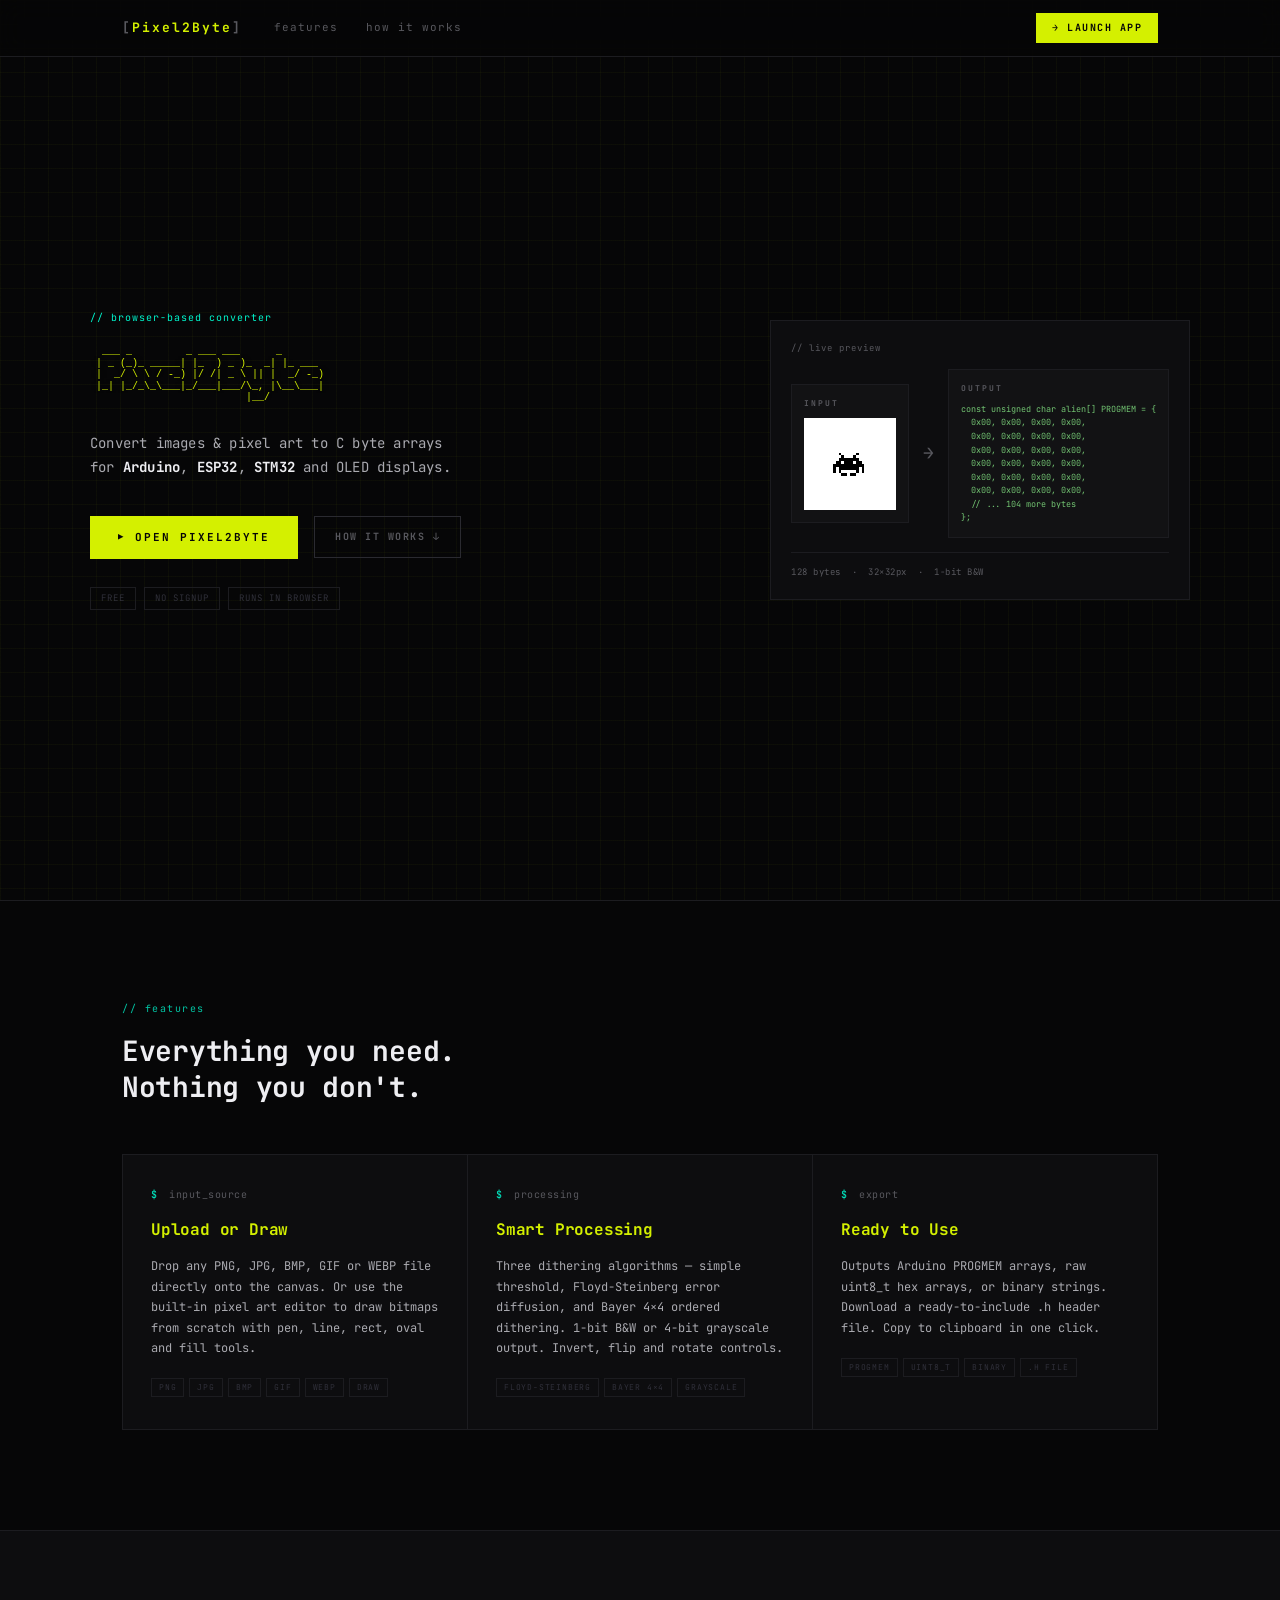
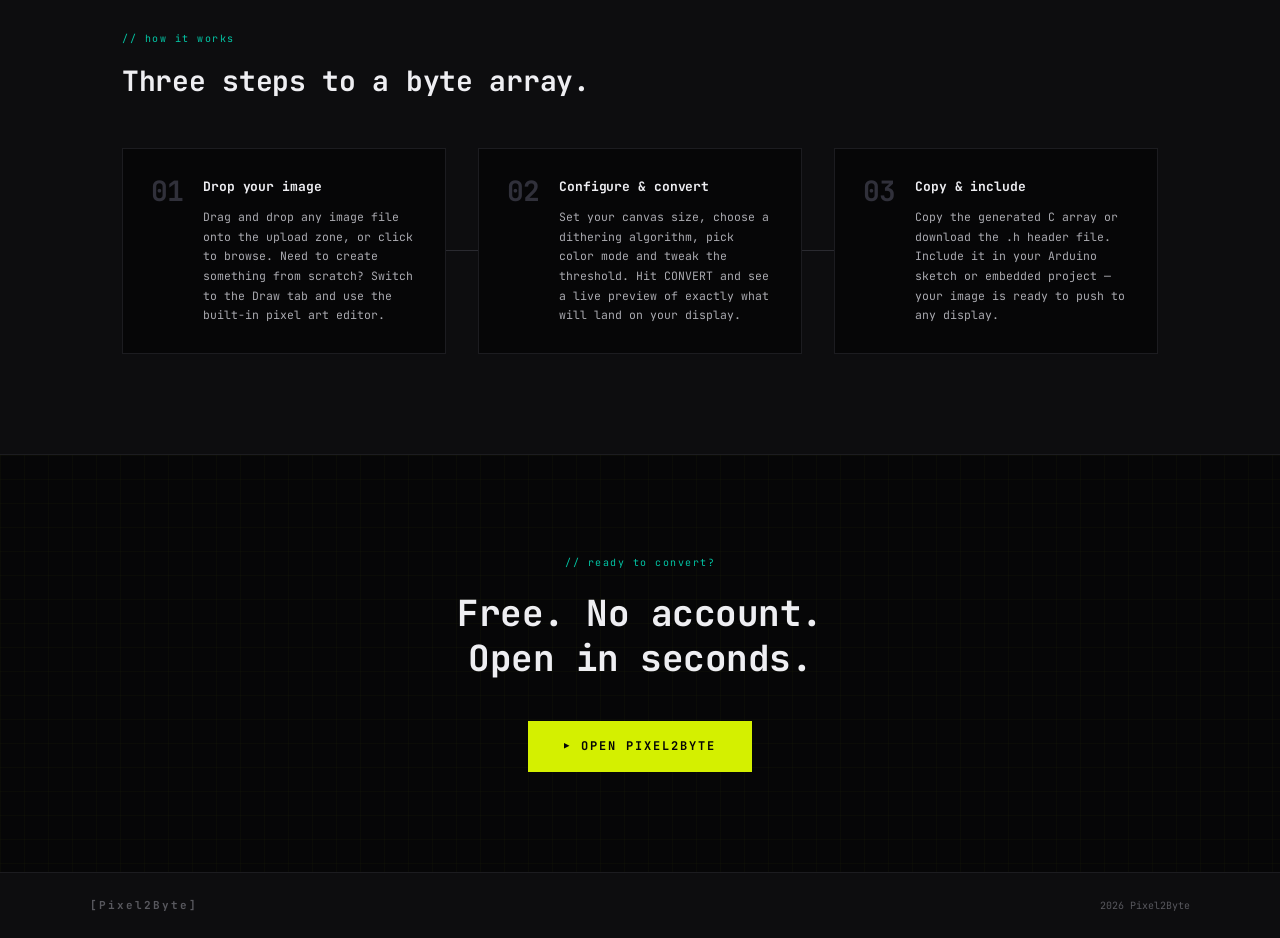
<file: index.html>
<!DOCTYPE html>
<html lang="en">
<head>
<meta charset="UTF-8">
<meta name="viewport" content="width=device-width, initial-scale=1.0">
<title>Pixel2Byte</title>
<meta name="description" content="Convert images and pixel art to C byte arrays for Arduino, ESP32, STM32 and OLED displays. Free, no signup, runs entirely in your browser.">
<link href="https://fonts.googleapis.com/css2?family=JetBrains+Mono:wght@400;500;700&display=swap" rel="stylesheet">
<link rel="stylesheet" href="css/home.css">
<link rel="icon" type="image/x-icon" href="assets/favicon.png">
</head>
<body>


<nav id="nav">
  <div class="nav-inner">
    <a href="/" class="nav-logo">
      <span class="nl-bracket">[</span>Pixel2Byte<span class="nl-bracket">]</span>
    </a>
    <div class="nav-links">
      <a href="#features">features</a>
      <a href="#how">how it works</a>
    </div>
    <a href="app.html" class="nav-cta">→ LAUNCH APP</a>
  </div>
</nav>


<section class="hero">
  <div class="hero-grid"></div>
  <div class="scanlines"></div>

  <div class="hero-inner">

    <!-- Left: text -->
    <div class="hero-text">
      <div class="hero-badge">// browser-based converter</div>
      <pre class="hero-logo">
  ___ _         _ ___ ___      _       
 | _ (_)_ _____| |_  ) _ )_  _| |_ ___ 
 |  _/ \ \ / -_) |/ /| _ \ || |  _/ -_)
 |_| |_/_\_\___|_/___|___/\_, |\__\___|
                          |__/          </pre>
      <p class="hero-sub">
        Convert images &amp; pixel art to C byte arrays<br>
        for <span class="hl">Arduino</span>, <span class="hl">ESP32</span>, <span class="hl">STM32</span> and OLED displays.
      </p>
      <div class="hero-btns">
        <a href="app.html" class="btn-launch">
          <span class="btn-arrow">▶</span> OPEN PIXEL2BYTE
        </a>
        <a href="#how" class="btn-ghost">HOW IT WORKS ↓</a>
      </div>
      <div class="hero-pills">
        <span class="pill">FREE</span>
        <span class="pill">NO SIGNUP</span>
        <span class="pill">RUNS IN BROWSER</span>
      </div>
    </div>


    <div class="hero-demo">
      <div class="demo-label">// live preview</div>
      <div class="demo-box">
        <div class="demo-half">
          <div class="demo-title">INPUT</div>
          <canvas id="demoCanvas" width="32" height="32"></canvas>
        </div>
        <div class="demo-arrow">→</div>
        <div class="demo-half">
          <div class="demo-title">OUTPUT</div>
          <div class="demo-code" id="demoCode"></div>
        </div>
      </div>
      <div class="demo-footer">
        <span id="demoBytes">─</span> bytes &nbsp;·&nbsp; 32×32px &nbsp;·&nbsp; 1-bit B&W
      </div>
    </div>

  </div>
</section>


<section class="features" id="features">
  <div class="section-inner">
    <div class="section-label">// features</div>
    <h2 class="section-title">Everything you need.<br>Nothing you don't.</h2>

    <div class="feat-grid">

      <div class="feat-card">
        <div class="feat-cmd"><span class="feat-dollar">$</span> input_source</div>
        <div class="feat-title">Upload or Draw</div>
        <p class="feat-desc">Drop any PNG, JPG, BMP, GIF or WEBP file directly onto the canvas. Or use the built-in pixel art editor to draw bitmaps from scratch with pen, line, rect, oval and fill tools.</p>
        <div class="feat-tags">
          <span>PNG</span><span>JPG</span><span>BMP</span><span>GIF</span><span>WEBP</span><span>DRAW</span>
        </div>
      </div>

      <div class="feat-card">
        <div class="feat-cmd"><span class="feat-dollar">$</span> processing</div>
        <div class="feat-title">Smart Processing</div>
        <p class="feat-desc">Three dithering algorithms — simple threshold, Floyd-Steinberg error diffusion, and Bayer 4×4 ordered dithering. 1-bit B&W or 4-bit grayscale output. Invert, flip and rotate controls.</p>
        <div class="feat-tags">
          <span>FLOYD-STEINBERG</span><span>BAYER 4×4</span><span>GRAYSCALE</span>
        </div>
      </div>

      <div class="feat-card">
        <div class="feat-cmd"><span class="feat-dollar">$</span> export</div>
        <div class="feat-title">Ready to Use</div>
        <p class="feat-desc">Outputs Arduino PROGMEM arrays, raw uint8_t hex arrays, or binary strings. Download a ready-to-include .h header file. Copy to clipboard in one click.</p>
        <div class="feat-tags">
          <span>PROGMEM</span><span>UINT8_T</span><span>BINARY</span><span>.H FILE</span>
        </div>
      </div>

    </div>
  </div>
</section>


<section class="how" id="how">
  <div class="section-inner">
    <div class="section-label">// how it works</div>
    <h2 class="section-title">Three steps to a byte array.</h2>

    <div class="steps">
      <div class="step">
        <div class="step-num">01</div>
        <div class="step-body">
          <div class="step-title">Drop your image</div>
          <p class="step-desc">Drag and drop any image file onto the upload zone, or click to browse. Need to create something from scratch? Switch to the Draw tab and use the built-in pixel art editor.</p>
        </div>
      </div>
      <div class="step-line"></div>
      <div class="step">
        <div class="step-num">02</div>
        <div class="step-body">
          <div class="step-title">Configure & convert</div>
          <p class="step-desc">Set your canvas size, choose a dithering algorithm, pick color mode and tweak the threshold. Hit CONVERT and see a live preview of exactly what will land on your display.</p>
        </div>
      </div>
      <div class="step-line"></div>
      <div class="step">
        <div class="step-num">03</div>
        <div class="step-body">
          <div class="step-title">Copy & include</div>
          <p class="step-desc">Copy the generated C array or download the .h header file. Include it in your Arduino sketch or embedded project — your image is ready to push to any display.</p>
        </div>
      </div>
    </div>
  </div>
</section>


<section class="final-cta">
  <div class="cta-border-t"></div>
  <div class="section-inner cta-inner">
    <div class="cta-label">// ready to convert?</div>
    <h2 class="cta-title">Free. No account.<br>Open in seconds.</h2>
    <a href="app.html" class="btn-launch btn-large">
      <span class="btn-arrow">▶</span> OPEN PIXEL2BYTE
    </a>
  </div>
</section>


<footer>
  <div class="footer-inner">
    <div class="footer-logo">[Pixel2Byte]</div> 
    <div class="footer-mid">
      <span class="footer-copy">2026 Pixel2Byte</span>
    </div>
  </div>
</footer>

<script src="js/home.js"></script>
</body>
</html>
</file>
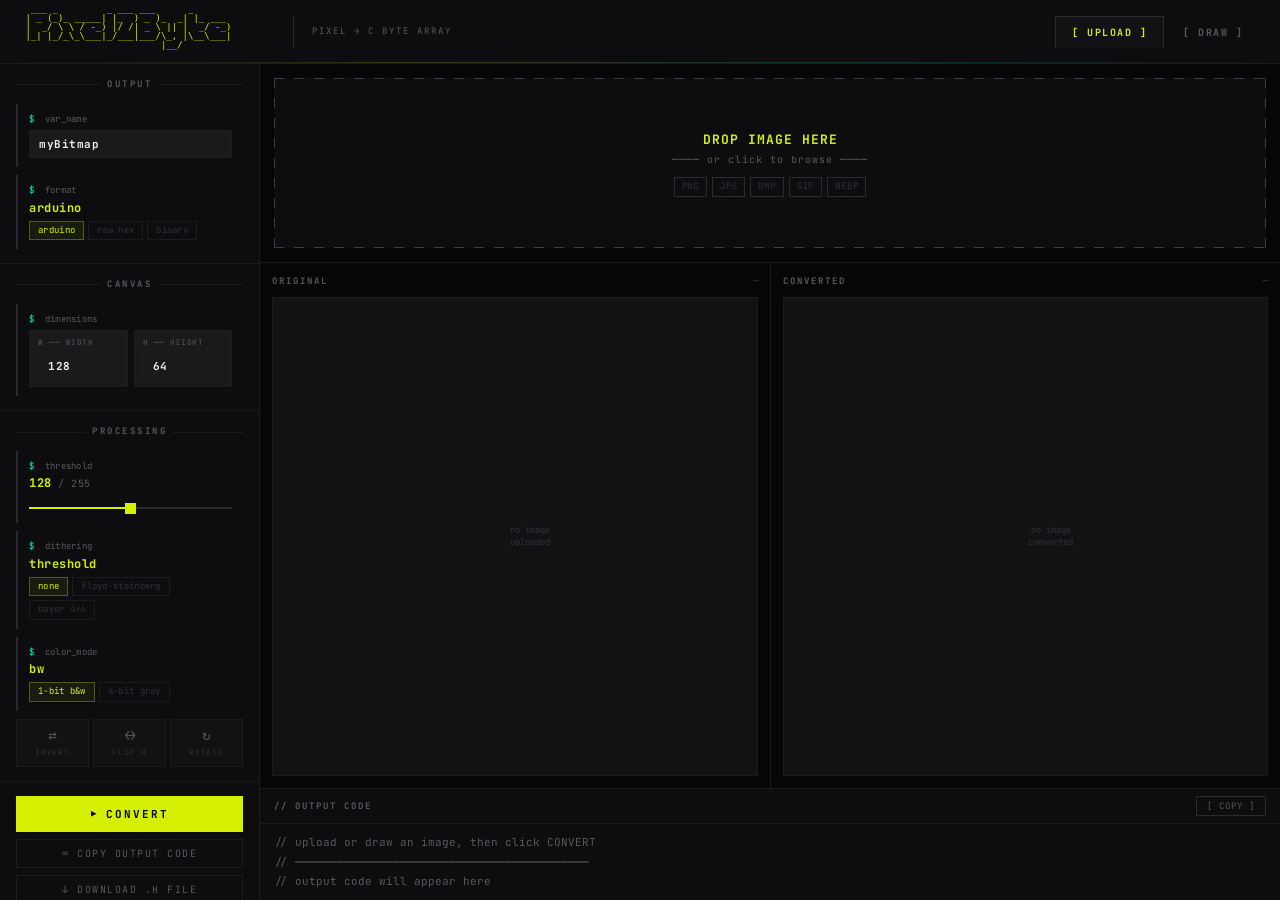
<file: app.html>
<!DOCTYPE html>
<html lang="en">
<head>
<meta charset="UTF-8">
<meta name="viewport" content="width=device-width, initial-scale=1.0">
<title>Pixel2Byte</title>
<link href="https://fonts.googleapis.com/css2?family=JetBrains+Mono:ital,wght@0,400;0,500;0,700;1,400&display=swap" rel="stylesheet">
<link rel="stylesheet" href="css/style.css">
<link rel="icon" type="image/x-icon" href="assets/favicon.png">
</head>
<body>
<div class="app">

<header>
  <pre class="h-logo">
  ___ _         _ ___ ___      _       
 | _ (_)_ _____| |_  ) _ )_  _| |_ ___ 
 |  _/ \ \ / -_) |/ /| _ \ || |  _/ -_)
 |_| |_/_\_\___|_/___|___/\_, |\__\___|
                          |__/                 
  </pre>
  <div class="h-sep"></div>
  <div class="h-info">
    <div class="h-title">PIXEL → C BYTE ARRAY</div>
  </div>
  <div class="h-tabs">
    <div class="htab on" data-pane="upload">[ UPLOAD ]</div>
    <div class="htab" data-pane="draw">[ DRAW ]</div>
  </div>
</header>

<aside>

  <div class="sec">
    <div class="sec-title">OUTPUT</div>

    <div class="cmd-block">
      <div class="cmd-prompt"><span class="cmd-dollar">$</span> var_name</div>
      <input class="cmd-input" type="text" id="varName" value="myBitmap" spellcheck="false">
    </div>

    <div class="cmd-block">
      <div class="cmd-prompt"><span class="cmd-dollar">$</span> format</div>
      <div class="cmd-val cmd-hi" id="fmtLabel">arduino</div>
      <div class="cmd-opts">
        <span class="cmd-opt sel" data-val="arduino" onclick="cmdSel(this,'fmt','fmtLabel')">arduino</span>
        <span class="cmd-opt"    data-val="raw"      onclick="cmdSel(this,'fmt','fmtLabel')">raw hex</span>
        <span class="cmd-opt"    data-val="binary"   onclick="cmdSel(this,'fmt','fmtLabel')">binary</span>
      </div>
      <input type="hidden" id="fmt" value="arduino">
    </div>
  </div>

  <div class="sec">
    <div class="sec-title">CANVAS</div>

    <div class="cmd-block">
      <div class="cmd-prompt"><span class="cmd-dollar">$</span> dimensions</div>
      <div class="dim-row">
        <div class="dim-cell">
          <div class="dim-lbl">W ── width</div>
          <input class="dim-input" type="number" id="outW" value="128" min="1" max="512">
        </div>
        <div class="dim-cell">
          <div class="dim-lbl">H ── height</div>
          <input class="dim-input" type="number" id="outH" value="64" min="1" max="512">
        </div>
      </div>
    </div>
  </div>

  <div class="sec">
    <div class="sec-title">PROCESSING</div>

    <div class="cmd-block">
      <div class="cmd-prompt"><span class="cmd-dollar">$</span> threshold</div>
      <div class="cmd-val"><span class="cmd-hi" id="thV">128</span><span class="cmd-of"> / 255</span></div>
      <input type="range" id="threshold" min="0" max="255" value="128" style="--fill:50%"
             oninput="document.getElementById('thV').textContent=this.value;updateSliderFill(this)">
    </div>

    <div class="cmd-block">
      <div class="cmd-prompt"><span class="cmd-dollar">$</span> dithering</div>
      <div class="cmd-val cmd-hi" id="ditherLabel">threshold</div>
      <div class="cmd-opts">
        <span class="cmd-opt sel" data-val="threshold" onclick="cmdSel(this,'ditherMode','ditherLabel')">none</span>
        <span class="cmd-opt"    data-val="floyd"      onclick="cmdSel(this,'ditherMode','ditherLabel')">floyd-steinberg</span>
        <span class="cmd-opt"    data-val="bayer"      onclick="cmdSel(this,'ditherMode','ditherLabel')">bayer 4×4</span>
      </div>
      <input type="hidden" id="ditherMode" value="threshold">
    </div>

    <div class="cmd-block">
      <div class="cmd-prompt"><span class="cmd-dollar">$</span> color_mode</div>
      <div class="cmd-val cmd-hi" id="colorLabel">bw</div>
      <div class="cmd-opts">
        <span class="cmd-opt sel" data-val="bw"   onclick="cmdSel(this,'colorMode','colorLabel')">1-bit b&amp;w</span>
        <span class="cmd-opt"    data-val="gray"   onclick="cmdSel(this,'colorMode','colorLabel')">4-bit gray</span>
      </div>
      <input type="hidden" id="colorMode" value="bw">
    </div>

    <div class="cmd-bools">
      <label class="cmd-bool" for="invert">
        <span class="cb-sym">⇄</span>
        <span class="cb-lbl">invert</span>
        <input type="checkbox" id="invert">
      </label>
      <label class="cmd-bool" for="flipH">
        <span class="cb-sym">↔</span>
        <span class="cb-lbl">flip H</span>
        <input type="checkbox" id="flipH">
      </label>
      <label class="cmd-bool" for="rotate">
        <span class="cb-sym">↻</span>
        <span class="cb-lbl">rotate</span>
        <input type="checkbox" id="rotate">
      </label>
    </div>
  </div>


  <div class="sec">
    <button class="btn-main" onclick="convertImage()">CONVERT</button>
    <button class="btn-sec" onclick="copyCode()">⌨ COPY OUTPUT CODE</button>
    <button class="btn-sec" id="btnDownloadH" onclick="downloadHeader()" disabled>↓ DOWNLOAD .H FILE</button>
    <div style="margin-top:10px"><span class="byte-tag" id="byteTag">─</span></div>
  </div>

</aside>


<main>
  <div class="pane on" id="pane-upload">
    <div class="drop" id="drop">
      <input type="file" id="fileInput" accept="image/*">
      <span class="march march-t"></span>
      <span class="march march-b"></span>
      <span class="march march-l"></span>
      <span class="march march-r"></span>
      <div class="drop-cta">
        <div class="drop-main">DROP IMAGE HERE</div>
        <div class="drop-sub">──── or click to browse ────</div>
      </div>
      <div class="dtags">
        <span class="dtag">PNG</span><span class="dtag">JPG</span>
        <span class="dtag">BMP</span><span class="dtag">GIF</span><span class="dtag">WEBP</span>
      </div>
    </div>

    <div class="pvgrid">
      <div class="pvpanel">
        <div class="pvlabel">ORIGINAL<span class="pvdim" id="origDim">─</span></div>
        <div class="pvbox" id="origBox">
          <div class="pvempty">
          no image    
          uploaded    
        </div>
        </div>
      </div>
      <div class="pvpanel">
        <div class="pvlabel">CONVERTED<span class="pvdim" id="convDim">─</span></div>
        <div class="pvbox" id="convBox">
          <div class="pvempty">
          no image
          converted
          </div>
        </div>
      </div>
    </div>

    <div class="outsec">
      <div class="outhdr">
        <span class="outhdr-l">// output code</span>
        <div class="outhdr-r">
          <span id="sizeInfo" style="font-size:9px;color:var(--t3)"></span>
          <button class="copy-btn" onclick="copyCode()">[ COPY ]</button>
        </div>
      </div>
      <div class="outcode" id="outCode"><span class="cm">// upload or draw an image, then click CONVERT
// ──────────────────────────────────────────
// output code will appear here</span></div>
    </div>
  </div>


  <div class="pane" id="pane-draw">
    <div class="toolbar">


      <div class="tb-grp">
        <span class="tb-lbl">TOOLS</span>
        <div class="tool-rack">
          <button class="tbtn on" id="tPen"   onclick="setTool('pen',this)"    title="Pen [P]">✎</button>
          <button class="tbtn"    id="tLine"  onclick="setTool('line',this)"   title="Line [L]">╱</button>
          <button class="tbtn"    id="tRect"  onclick="setTool('rect',this)"   title="Rect [R]">▭</button>
          <button class="tbtn"    id="tOval"  onclick="setTool('oval',this)"   title="Oval [O]">◯</button>
          <button class="tbtn"    id="tErase" onclick="setTool('eraser',this)" title="Eraser [E]">◻</button>
          <button class="tbtn"    id="tFill"  onclick="setTool('fill',this)"   title="Fill [F]">▨</button>
        </div>
      </div>

      <div class="tb-vsep"></div>


      <div class="tb-grp">
        <span class="tb-lbl">BRUSH</span>
        <div class="tb-row">
          <div class="brush-dot" id="brushDot" style="width:4px;height:4px"></div>
          <input class="brush-slider" type="range" min="1" max="24" value="2" id="brushSlider"
                 oninput="brushSz=+this.value;updateBrush(this.value)">
          <span class="brush-num" id="szDsp">2</span>
        </div>
      </div>

      <div class="tb-vsep"></div>


      <div class="tb-grp">
        <span class="tb-lbl">ZOOM</span>
        <select class="tb-select" id="zoomSel" onchange="setZoom(+this.value)">
          <option value="2">2×</option>
          <option value="3">3×</option>
          <option value="4" selected>4×</option>
          <option value="6">6×</option>
          <option value="8">8×</option>
          <option value="10">10×</option>
        </select>
      </div>

      <div class="tb-vsep"></div>


      <div class="tb-grp">
        <span class="tb-lbl">SIZE</span>
        <div class="tb-row">
          <input class="sz-inp" type="number" id="drawW" value="128" min="1" max="512" onchange="syncSize()">
          <span class="sz-x">×</span>
          <input class="sz-inp" type="number" id="drawH" value="64"  min="1" max="512" onchange="syncSize()">
        </div>
      </div>

      <div class="tb-spacer"></div>


      <div class="tb-row" style="gap:6px">
        <button class="tb-act" onclick="undoDraw()">↩ UNDO</button>
        <button class="tb-act" onclick="clearDraw()">✕ CLEAR</button>
      </div>

      <div class="tb-vsep"></div>

      <button class="tb-cta" onclick="useDrawing()">→ USE AS SOURCE</button>

    </div>

    <div class="draw-wrap">
      <div class="draw-center">
        <canvas id="drawCanvas"></canvas>
      </div>
      <div class="coord-tip" id="coordTip">─ : ─</div>
    </div>


    <div class="status">
      <div class="si">canvas <span class="va" id="sbCanvas">128×64</span></div>
      <div class="si">tool <span class="v" id="sbTool">pen</span></div>
      <div class="si kb-hint">[ P ] pen &nbsp; [ E ] eraser &nbsp; [ L ] line &nbsp; [ R ] rect &nbsp; [ Ctrl+Z ] undo</div>
    </div>
  </div>

</main>

</div>

<script src="js/dither.js"></script>
<script src="js/convert.js"></script>
<script src="js/draw.js"></script>
<script src="js/app.js"></script>
</body>
</html>
</file>
<file: css/home.css>
*, *::before, *::after { box-sizing: border-box; margin: 0; padding: 0; }

:root {
  --bg:   #060607;
  --s0:   #0d0d0f;
  --s1:   #121214;
  --s2:   #1a1a1d;
  --b0:   #1c1c20;
  --b1:   #2a2a30;
  --b2:   #3c3c44;
  --text: #eeeef2;
  --t2:   #aaaab0;
  --t3:   #58585e;
  --t4:   #30303a;
  --acc:  #d4f000;
  --acc2: #00f5cc;
  --font: 'JetBrains Mono', monospace;
}

html { scroll-behavior: smooth; }

body {
  background: var(--bg);
  color: var(--text);
  font-family: var(--font);
  font-size: 14px;
  line-height: 1.6;
  overflow-x: hidden;
}

/* ══════════════════════════════════════
   NAV
══════════════════════════════════════ */
#nav {
  position: fixed;
  top: 0; left: 0; right: 0;
  z-index: 100;
  background: rgba(6,6,7,.85);
  backdrop-filter: blur(12px);
  border-bottom: 1px solid var(--b0);
}
.nav-inner {
  max-width: 1100px;
  margin: 0 auto;
  padding: 0 32px;
  height: 56px;
  display: flex;
  align-items: center;
  gap: 32px;
}
.nav-logo {
  font-size: 13px;
  font-weight: 700;
  color: var(--acc);
  letter-spacing: 2px;
  text-decoration: none;
}
.nl-bracket { color: var(--t3); }

.nav-links {
  display: flex;
  gap: 28px;
  flex: 1;
}
.nav-links a {
  font-size: 11px;
  color: var(--t3);
  text-decoration: none;
  letter-spacing: 1px;
  transition: color .12s;
}
.nav-links a:hover { color: var(--t2); }

.nav-cta {
  font-size: 10px;
  font-weight: 700;
  color: var(--bg);
  background: var(--acc);
  text-decoration: none;
  padding: 7px 16px;
  letter-spacing: 1.5px;
  transition: opacity .12s;
  white-space: nowrap;
}
.nav-cta:hover { opacity: .85; }

/* ══════════════════════════════════════
   HERO
══════════════════════════════════════ */
.hero {
  position: relative;
  min-height: 100vh;
  display: flex;
  align-items: center;
  padding: 80px 32px 60px;
  overflow: hidden;
}

/* Pixel grid background */
.hero-grid {
  position: absolute;
  inset: 0;
  background-image:
    linear-gradient(rgba(212,240,0,.035) 1px, transparent 1px),
    linear-gradient(90deg, rgba(212,240,0,.035) 1px, transparent 1px);
  background-size: 24px 24px;
  pointer-events: none;
}

/* CRT scanlines */
.scanlines {
  position: absolute;
  inset: 0;
  background: repeating-linear-gradient(
    0deg,
    transparent,
    transparent 2px,
    rgba(0,0,0,.06) 2px,
    rgba(0,0,0,.06) 4px
  );
  pointer-events: none;
}

/* Radial vignette */
.hero::before {
  content: '';
  position: absolute;
  inset: 0;
  background: radial-gradient(ellipse at 30% 50%, transparent 30%, rgba(6,6,7,.7) 100%);
  pointer-events: none;
}

.hero-inner {
  position: relative;
  max-width: 1100px;
  margin: 0 auto;
  width: 100%;
  display: grid;
  grid-template-columns: 1fr 420px;
  gap: 60px;
  align-items: center;
}

.hero-badge {
  font-size: 10px;
  color: var(--acc2);
  letter-spacing: 1px;
  margin-bottom: 20px;
  opacity: .8;
}

.hero-logo {
  font-size: 10px;
  line-height: 1.15;
  letter-spacing: 0;
  color: var(--acc);
  text-shadow: 0 0 20px rgba(212,240,0,.25);
  margin-bottom: 28px;
  white-space: pre;
}

.hero-sub {
  font-size: 14px;
  color: var(--t2);
  line-height: 1.7;
  margin-bottom: 36px;
  letter-spacing: .2px;
}
.hl { color: var(--text); font-weight: 700; }

.hero-btns {
  display: flex;
  align-items: center;
  gap: 16px;
  margin-bottom: 28px;
  flex-wrap: wrap;
}

.btn-launch {
  display: inline-flex;
  align-items: center;
  gap: 10px;
  background: var(--acc);
  color: #050506;
  font-family: var(--font);
  font-size: 11px;
  font-weight: 700;
  letter-spacing: 2px;
  text-decoration: none;
  padding: 13px 28px;
  transition: all .15s;
  position: relative;
  overflow: hidden;
}
.btn-launch:hover { opacity: .88; transform: translateY(-1px); }
.btn-launch:active { transform: scale(.98); }
.btn-arrow { font-size: 9px; }

.btn-ghost {
  font-size: 10px;
  font-weight: 700;
  color: var(--t3);
  text-decoration: none;
  letter-spacing: 1.5px;
  border: 1px solid var(--b1);
  padding: 12px 20px;
  transition: all .15s;
}
.btn-ghost:hover { color: var(--t2); border-color: var(--b2); }

.btn-large { font-size: 12px; padding: 16px 36px; }

.hero-pills {
  display: flex;
  gap: 8px;
  flex-wrap: wrap;
}
.pill {
  font-size: 9px;
  color: var(--t4);
  border: 1px solid var(--b0);
  padding: 3px 10px;
  letter-spacing: 1px;
}

/* ── DEMO ── */
.hero-demo {
  background: var(--s0);
  border: 1px solid var(--b0);
  padding: 20px;
}
.demo-label {
  font-size: 9px;
  color: var(--t3);
  letter-spacing: 1px;
  margin-bottom: 14px;
}
.demo-box {
  display: flex;
  align-items: center;
  gap: 14px;
  margin-bottom: 14px;
}
.demo-half {
  flex: 1;
  background: var(--s1);
  border: 1px solid var(--b0);
  padding: 12px;
  min-height: 120px;
  display: flex;
  flex-direction: column;
  gap: 8px;
}
.demo-title {
  font-size: 8px;
  color: var(--t3);
  letter-spacing: 2px;
  font-weight: 700;
}
#demoCanvas {
  image-rendering: pixelated;
  width: 100%;
  max-width: 128px;
}
.demo-code {
  font-size: 8.5px;
  color: #72c472;
  line-height: 1.6;
  white-space: pre;
  overflow: hidden;
  flex: 1;
}
.demo-arrow {
  font-size: 18px;
  color: var(--t3);
  flex-shrink: 0;
}
.demo-footer {
  font-size: 9px;
  color: var(--t3);
  letter-spacing: .5px;
  padding-top: 12px;
  border-top: 1px solid var(--b0);
}

/* ══════════════════════════════════════
   SHARED SECTION STYLES
══════════════════════════════════════ */
.section-inner {
  max-width: 1100px;
  margin: 0 auto;
  padding: 0 32px;
}
.section-label {
  font-size: 10px;
  color: var(--acc2);
  letter-spacing: 1.5px;
  margin-bottom: 16px;
  opacity: .8;
}
.section-title {
  font-size: 28px;
  font-weight: 700;
  line-height: 1.3;
  color: var(--text);
  margin-bottom: 48px;
  letter-spacing: -.3px;
}

/* ══════════════════════════════════════
   FEATURES
══════════════════════════════════════ */
.features {
  padding: 100px 0;
  border-top: 1px solid var(--b0);
}
.feat-grid {
  display: grid;
  grid-template-columns: repeat(3, 1fr);
  gap: 1px;
  background: var(--b0);
  border: 1px solid var(--b0);
}
.feat-card {
  background: var(--s0);
  padding: 32px 28px;
  transition: background .15s;
}
.feat-card:hover { background: var(--s1); }
.feat-cmd {
  font-size: 10px;
  color: var(--t3);
  letter-spacing: .5px;
  margin-bottom: 14px;
}
.feat-dollar { color: var(--acc2); margin-right: 5px; }
.feat-title {
  font-size: 16px;
  font-weight: 700;
  color: var(--acc);
  margin-bottom: 14px;
  letter-spacing: -.2px;
}
.feat-desc {
  font-size: 12px;
  color: var(--t2);
  line-height: 1.7;
  margin-bottom: 20px;
}
.feat-tags {
  display: flex;
  gap: 5px;
  flex-wrap: wrap;
}
.feat-tags span {
  font-size: 8px;
  color: var(--t4);
  border: 1px solid var(--b0);
  padding: 2px 7px;
  letter-spacing: .8px;
}

/* ══════════════════════════════════════
   HOW IT WORKS
══════════════════════════════════════ */
.how {
  padding: 100px 0;
  border-top: 1px solid var(--b0);
  background: var(--s0);
}
.steps {
  display: flex;
  align-items: flex-start;
  gap: 0;
}
.step {
  flex: 1;
  display: flex;
  gap: 20px;
  align-items: flex-start;
  padding: 28px;
  border: 1px solid var(--b0);
  background: var(--bg);
  transition: border-color .15s;
}
.step:hover { border-color: var(--b1); }
.step-num {
  font-size: 28px;
  font-weight: 700;
  color: var(--t4);
  line-height: 1;
  flex-shrink: 0;
  letter-spacing: -1px;
}
.step:hover .step-num { color: var(--acc); }
.step-title {
  font-size: 13px;
  font-weight: 700;
  color: var(--text);
  margin-bottom: 10px;
  letter-spacing: -.1px;
}
.step-desc {
  font-size: 11.5px;
  color: var(--t2);
  line-height: 1.7;
}
.step-line {
  width: 32px;
  height: 1px;
  background: var(--b1);
  align-self: center;
  flex-shrink: 0;
}

/* ══════════════════════════════════════
   PLATFORMS
══════════════════════════════════════ */
.platforms {
  padding: 100px 0;
  border-top: 1px solid var(--b0);
}
.plat-grid {
  display: grid;
  grid-template-columns: repeat(6, 1fr);
  gap: 1px;
  background: var(--b0);
  border: 1px solid var(--b0);
}
.plat-card {
  background: var(--s0);
  padding: 24px 16px;
  text-align: center;
  transition: background .15s;
}
.plat-card:hover { background: var(--s1); }
.plat-name {
  font-size: 13px;
  font-weight: 700;
  color: var(--text);
  margin-bottom: 5px;
  letter-spacing: -.1px;
}
.plat-sub {
  font-size: 9px;
  color: var(--t3);
  letter-spacing: .5px;
}

/* ══════════════════════════════════════
   FINAL CTA
══════════════════════════════════════ */
.final-cta {
  position: relative;
  padding: 100px 0;
  text-align: center;
  border-top: 1px solid var(--b0);
  overflow: hidden;
}
.final-cta::before {
  content: '';
  position: absolute;
  inset: 0;
  background-image:
    linear-gradient(rgba(212,240,0,.025) 1px, transparent 1px),
    linear-gradient(90deg, rgba(212,240,0,.025) 1px, transparent 1px);
  background-size: 24px 24px;
}
.cta-inner {
  position: relative;
}
.cta-label {
  font-size: 10px;
  color: var(--acc2);
  letter-spacing: 1.5px;
  margin-bottom: 20px;
  opacity: .8;
}
.cta-title {
  font-size: 36px;
  font-weight: 700;
  color: var(--text);
  line-height: 1.25;
  margin-bottom: 40px;
  letter-spacing: -.5px;
}
.cta-note {
  font-size: 10px;
  color: var(--t3);
  margin-top: 18px;
  letter-spacing: .5px;
}

/* ══════════════════════════════════════
   FOOTER
══════════════════════════════════════ */
footer {
  border-top: 1px solid var(--b0);
  background: var(--s0);
  padding: 24px 32px;
}
.footer-inner {
  max-width: 1100px;
  margin: 0 auto;
  display: flex;
  align-items: center;
  justify-content: space-between;
  gap: 16px;
}
.footer-logo {
  font-size: 11px;
  font-weight: 700;
  color: var(--t3);
  letter-spacing: 2px;
}
.footer-mid {
  display: flex;
  align-items: center;
  gap: 10px;
  font-size: 10px;
  color: var(--t3);
}
.footer-mid a {
  color: var(--t3);
  text-decoration: none;
  transition: color .12s;
}
.footer-mid a:hover { color: var(--t2); }
.footer-sep { color: var(--t4); }
.footer-right {
  font-size: 10px;
  color: var(--t4);
  letter-spacing: .3px;
}

/* ══════════════════════════════════════
   ANIMATIONS
══════════════════════════════════════ */
@keyframes fadeUp {
  from { opacity: 0; transform: translateY(16px); }
  to   { opacity: 1; transform: translateY(0); }
}
.hero-badge  { animation: fadeUp .5s ease-out .1s both; }
.hero-logo   { animation: fadeUp .5s ease-out .2s both; }
.hero-sub    { animation: fadeUp .5s ease-out .35s both; }
.hero-btns   { animation: fadeUp .5s ease-out .45s both; }
.hero-pills  { animation: fadeUp .5s ease-out .55s both; }
.hero-demo   { animation: fadeUp .5s ease-out .3s both; }

@keyframes blink { 0%,100%{opacity:1} 50%{opacity:0} }

/* ══════════════════════════════════════
   RESPONSIVE
══════════════════════════════════════ */
@media (max-width: 900px) {
  .hero-inner { grid-template-columns: 1fr; }
  .hero-demo  { display: none; }
  .hero-logo  { font-size: 7.5px; }
  .feat-grid  { grid-template-columns: 1fr; }
  .plat-grid  { grid-template-columns: repeat(3, 1fr); }
  .steps      { flex-direction: column; }
  .step-line  { width: 1px; height: 24px; align-self: auto; margin-left: 40px; }
  .section-title { font-size: 22px; }
  .cta-title  { font-size: 26px; }
}

@media (max-width: 600px) {
  .nav-links   { display: none; }
  .hero-logo   { font-size: 6px; }
  .plat-grid   { grid-template-columns: repeat(2, 1fr); }
  .footer-inner { flex-direction: column; text-align: center; }
}
</file>
<file: css/style.css>
*, *::before, *::after { box-sizing: border-box; margin: 0; padding: 0; }

:root {
  --bg:    #060607;
  --s0:    #0d0d0f;
  --s1:    #121214;
  --s2:    #1a1a1d;
  --s3:    #222226;
  --b0:    #1c1c20;
  --b1:    #2a2a30;
  --b2:    #3c3c44;
  --text:  #eeeef2;
  --t2:    #aaaab0;
  --t3:    #58585e;
  --t4:    #30303a;
  --acc:   #d4f000;
  --acc2:  #00f5cc;
  --code:  #72c472;
  --font:  'JetBrains Mono', monospace;
}

html, body {
  height: 100%;
  background: var(--bg);
  color: var(--text);
  font-family: var(--font);
  font-size: 12px;
  line-height: 1.5;
  overflow: hidden;
}

/* ══════════════════════════════════════
   LAYOUT
══════════════════════════════════════ */
.app {
  display: grid;
  grid-template-columns: 260px 1fr;
  grid-template-rows: 64px 1fr;
  height: 100vh;
}
.app.draw-mode { grid-template-columns: 1fr; }
.app.draw-mode aside { display: none; }

/* ══════════════════════════════════════
   HEADER
══════════════════════════════════════ */
header {
  grid-column: 1 / -1;
  display: flex;
  align-items: center;
  padding: 0 20px;
  border-bottom: 1px solid var(--b0);
  background: var(--s0);
  gap: 14px;
  position: relative;
  overflow: hidden;
}
header::after {
  content: '';
  position: absolute;
  bottom: 0; left: 0; right: 0;
  height: 1px;
  background: linear-gradient(90deg, transparent, var(--acc) 30%, var(--acc2) 70%, transparent);
  opacity: .18;
}
.h-logo {
  font-size: 9px;
  white-space: pre;
  line-height: 1;
  letter-spacing: 0;
  color: var(--acc);
  text-shadow: 0 0 12px rgba(212,240,0,.3);
}
.h-sep  { width: 1px; height: 32px; background: var(--b1); margin: 0 4px; }
.h-info { display: flex; flex-direction: column; gap: 3px; }
.h-title { font-size: 9px; color: var(--t3); letter-spacing: 2px; text-transform: uppercase; }

.h-tabs { margin-left: auto; display: flex; gap: 2px; }
.htab {
  padding: 8px 16px;
  font-size: 10px;
  font-weight: 700;
  letter-spacing: 1.5px;
  text-transform: uppercase;
  color: var(--t3);
  cursor: pointer;
  border: 1px solid transparent;
  border-bottom: none;
  transition: all .12s;
  user-select: none;
}
.htab:hover { color: var(--t2); border-color: var(--b1); }
.htab.on    { color: var(--acc); border-color: var(--b1); background: var(--s1); }

/* ══════════════════════════════════════
   SIDEBAR
══════════════════════════════════════ */
aside {
  background: var(--s0);
  border-right: 1px solid var(--b0);
  overflow-y: auto;
  display: flex;
  flex-direction: column;
  scrollbar-width: thin;
  scrollbar-color: var(--b1) transparent;
}
.sec { padding: 14px 16px; border-bottom: 1px solid var(--b0); }
.sec:last-child { flex: 1; display: flex; flex-direction: column; justify-content: flex-end; }

.sec-title {
  font-size: 9px;
  font-weight: 700;
  letter-spacing: 2.5px;
  text-transform: uppercase;
  color: var(--t3);
  display: flex;
  align-items: center;
  gap: 6px;
  margin-bottom: 12px;
}
.sec-title::before, .sec-title::after {
  content: '';
  flex: 1;
  height: 1px;
  background: var(--b0);
}

.field { margin-bottom: 9px; }
.field label { display: block; font-size: 10px; color: var(--t3); margin-bottom: 3px; letter-spacing: .4px; }

input[type=text],
input[type=number],
select {
  width: 100%;
  background: var(--s2);
  border: 1px solid var(--b0);
  color: var(--text);
  font-family: var(--font);
  font-size: 11px;
  padding: 6px 9px;
  outline: none;
  transition: all .12s;
  appearance: none;
}
input[type=number]::-webkit-inner-spin-button,
input[type=number]::-webkit-outer-spin-button { -webkit-appearance: none; margin: 0; }
input[type=number] { -moz-appearance: textfield; }
input:focus, select:focus { border-color: var(--acc); background: var(--s3); }
select option { background: var(--s2); }

.r2 { display: grid; grid-template-columns: 1fr 1fr; gap: 8px; }

/* Slider */
.sl-hdr { display: flex; justify-content: space-between; margin-bottom: 5px; }
.sl-hdr span { font-size: 10px; color: var(--t3); letter-spacing: .4px; }
.sl-val { color: var(--acc) !important; font-weight: 700; }

input[type=range] {
  width: 100%;
  appearance: none;
  height: 2px;
  background: var(--b1);
  outline: none;
  cursor: pointer;
  margin: 4px 0;
}
input[type=range]::-webkit-slider-thumb { appearance: none; width: 11px; height: 11px; background: var(--acc); cursor: pointer; }
input[type=range]::-moz-range-thumb    { width: 11px; height: 11px; background: var(--acc); border: none; cursor: pointer; }

/* Buttons */
.btn-main {
  width: 100%; 
  background: var(--acc);
  color: #050506;
  border: none;
  font-family: var(--font);
  font-size: 11px;
  font-weight: 700;
  letter-spacing: 2px;
  text-transform: uppercase;
  padding: 11px;
  cursor: pointer;
  transition: all .12s;
  display: flex;
  align-items: center;
  justify-content: center;
  gap: 8px;
  position: relative;
  overflow: hidden;
}
.btn-main::before      { content: '▶'; font-size: 9px; transition: transform .12s; }
.btn-main:hover        { opacity: .86; }
.btn-main:hover::before { transform: translateX(2px); }
.btn-main:active       { transform: scale(.98); }

.btn-sec {
  width: 100%;
  background: transparent;
  color: var(--t3);
  border: 1px solid var(--b0);
  font-family: var(--font);
  font-size: 10px;
  letter-spacing: 1.5px;
  text-transform: uppercase;
  padding: 7px;
  cursor: pointer;
  transition: all .12s;
  margin-top: 7px;
}
.btn-sec:hover { border-color: var(--acc); color: var(--acc); }

.byte-tag {
  font-size: 10px;
  color: var(--acc2);
  border: 1px solid rgba(0,245,204,.3);
  padding: 2px 8px;
  letter-spacing: .5px;
  display: none;
}

/* ══════════════════════════════════════
   MAIN
══════════════════════════════════════ */
main { display: flex; flex-direction: column; overflow: hidden; min-height: 0; background: var(--bg); }
.pane    { display: none; flex-direction: column; flex: 1; min-height: 0; overflow: hidden; }
.pane.on { display: flex; }

/* ══════════════════════════════════════
   UPLOAD PANE
══════════════════════════════════════ */
.drop {
  margin: 14px;
  border: none;
  background: var(--s0);
  min-height: 170px;
  display: flex;
  flex-direction: column;
  align-items: center;
  justify-content: center;
  gap: 10px;
  cursor: pointer;
  position: relative;
  overflow: hidden;
  transition: background .15s;
}
.drop::before {
  content: '';
  position: absolute;
  inset: 0;
  background: repeating-linear-gradient(
    -45deg,
    transparent, transparent 12px,
    rgba(255,255,255,.008) 12px, rgba(255,255,255,.008) 13px
  );
  pointer-events: none;
}
.drop:hover, .drop.over { background: rgba(212,240,0,.025); }
.drop input { position: absolute; inset: 0; opacity: 0; cursor: pointer; }

/* ══════════════════════════════════════
   MARCHING ANTS
   ✅ FIX: background-position animasyonu ile karıncalar artık yürüyor
══════════════════════════════════════ */
@keyframes marchH { to { background-position: 20px 0; } }
@keyframes marchV { to { background-position: 0 20px; } }

.march { position: absolute; pointer-events: none; }

.march-t, .march-b {
  left: 0; right: 0; height: 1px;
  background: repeating-linear-gradient(90deg, var(--b2) 0, var(--b2) 10px, transparent 10px, transparent 20px);
  background-size: 20px 1px;
}
.march-l, .march-r {
  top: 0; bottom: 0; width: 1px;
  background: repeating-linear-gradient(180deg, var(--b2) 0, var(--b2) 10px, transparent 10px, transparent 20px);
  background-size: 1px 20px;
}
.march-t { top: 0;    animation: marchH .5s linear infinite; }
.march-b { bottom: 0; animation: marchH .5s linear infinite reverse; }
.march-l { left: 0;   animation: marchV .5s linear infinite; }
.march-r { right: 0;  animation: marchV .5s linear infinite reverse; }

.drop:hover .march-t, .drop:hover .march-b, .drop.over .march-t, .drop.over .march-b {
  background: repeating-linear-gradient(90deg, var(--acc) 0, var(--acc) 10px, transparent 10px, transparent 20px);
  background-size: 20px 1px;
}
.drop:hover .march-l, .drop:hover .march-r, .drop.over .march-l, .drop.over .march-r {
  background: repeating-linear-gradient(180deg, var(--acc) 0, var(--acc) 10px, transparent 10px, transparent 20px);
  background-size: 1px 20px;
}

.drop-cta  { pointer-events: none; text-align: center; }
.drop-main { font-size: 13px; font-weight: 700; color: var(--acc); letter-spacing: 1px; }
.drop-sub  { font-size: 10px; color: var(--t3); margin-top: 3px; letter-spacing: 1px; }
.dtags     { display: flex; gap: 5px; pointer-events: none; }
.dtag      { font-size: 9px; border: 1px solid var(--b1); padding: 2px 7px; color: var(--t4); letter-spacing: .8px; }

/* Preview grid */
.pvgrid { display: grid; grid-template-columns: 1fr 1fr; border-top: 1px solid var(--b0); flex: 1; min-height: 0; overflow: hidden; }
.pvpanel { padding: 12px; overflow: hidden; display: flex; flex-direction: column; }
.pvpanel + .pvpanel { border-left: 1px solid var(--b0); }
.pvlabel { display: flex; align-items: center; justify-content: space-between; font-size: 9px; font-weight: 700; letter-spacing: 2px; text-transform: uppercase; color: var(--t3); margin-bottom: 8px; }
.pvdim   { font-size: 9px; color: var(--t4); font-weight: 400; letter-spacing: 0; }
.pvbox   { flex: 1; background: var(--s1); border: 1px solid var(--b0); display: flex; align-items: center; justify-content: center; overflow: hidden; min-height: 80px; }
.pvbox canvas, .pvbox img { max-width: 100%; max-height: 100%; image-rendering: pixelated; }
.pvempty { font-size: 9px; color: var(--t4); white-space: pre; line-height: 1.4; text-align: center; }

/* Output */
.outsec   { border-top: 1px solid var(--b0); background: var(--s0); }
.outhdr   { display: flex; align-items: center; justify-content: space-between; padding: 7px 14px; border-bottom: 1px solid var(--b0); }
.outhdr-l { font-size: 9px; font-weight: 700; letter-spacing: 2px; text-transform: uppercase; color: var(--t3); }
.outhdr-r { display: flex; align-items: center; gap: 8px; }
/* ✅ FIX: max-height dinamik — büyük çıktılar kesilmez */
.outcode  { padding: 9px 14px; font-size: 11px; color: var(--code); line-height: 1.75; white-space: pre; overflow: auto; max-height: clamp(110px, 20vh, 260px); }
.outcode .cm { color: var(--t3); }
.copy-btn {
  background: transparent;
  border: 1px solid var(--b1);
  color: var(--t3);
  font-family: var(--font);
  font-size: 9px;
  letter-spacing: 1px;
  text-transform: uppercase;
  padding: 3px 10px;
  cursor: pointer;
  transition: all .12s;
}
.copy-btn:hover { border-color: var(--acc); color: var(--acc); }

/* ══════════════════════════════════════
   DRAW PANE
══════════════════════════════════════ */
.toolbar {
  display: flex;
  align-items: center;
  gap: 12px;
  padding: 0 16px;
  border-bottom: 1px solid var(--b0);
  background: var(--s0);
  height: 54px;
  flex-shrink: 0;
  overflow-x: auto;
  overflow-y: hidden;
}

.tb-grp { display: flex; flex-direction: column; gap: 3px; flex-shrink: 0; }
.tb-lbl { font-size: 8px; letter-spacing: 1.5px; text-transform: uppercase; color: var(--t4); line-height: 1; }
.tb-row { display: flex; align-items: center; gap: 3px; }

.tool-rack { display: flex; gap: 1px; background: var(--s2); border: 1px solid var(--b0); padding: 3px; }
.tbtn {
  width: 28px; height: 26px;
  background: transparent;
  border: 1px solid transparent;
  color: var(--t3);
  font-family: var(--font);
  font-size: 13px;
  cursor: pointer;
  transition: all .12s;
  user-select: none;
  display: flex;
  align-items: center;
  justify-content: center;
  flex-shrink: 0;
}
.tbtn:hover { background: var(--s3); color: var(--t2); border-color: var(--b1); }
.tbtn.on    { background: rgba(212,240,0,.08); color: var(--acc); border-color: rgba(212,240,0,.35); }

.brush-dot    { background: var(--text); flex-shrink: 0; transition: width .1s, height .1s; }
.brush-slider { width: 72px; appearance: none; height: 2px; background: var(--b1); outline: none; cursor: pointer; }
.brush-slider::-webkit-slider-thumb { appearance: none; width: 10px; height: 10px; background: var(--acc); cursor: pointer; }
.brush-slider::-moz-range-thumb     { width: 10px; height: 10px; background: var(--acc); border: none; cursor: pointer; }
.brush-num { font-size: 11px; color: var(--acc); font-weight: 700; min-width: 16px; text-align: right; }

.tb-select {
  background: var(--s2);
  border: 1px solid var(--b0);
  color: var(--text);
  font-family: var(--font);
  font-size: 11px;
  padding: 3px 5px;
  outline: none;
  cursor: pointer;
  transition: border-color .12s;
  appearance: none;
}
.tb-select:focus { border-color: var(--acc); }

.sz-inp {
  width: 46px;
  background: var(--s2);
  border: 1px solid var(--b0);
  color: var(--text);
  font-family: var(--font);
  font-size: 11px;
  padding: 3px 6px;
  outline: none;
  text-align: center;
  transition: border-color .12s;
}
.sz-inp:focus { border-color: var(--acc); }
.sz-inp::-webkit-inner-spin-button,
.sz-inp::-webkit-outer-spin-button { -webkit-appearance: none; margin: 0; }
.sz-inp { -moz-appearance: textfield; }
.sz-x { font-size: 11px; color: var(--t4); }

.tb-spacer { flex: 1; }

.tb-act {
  background: transparent;
  border: 1px solid var(--b0);
  color: var(--t3);
  font-family: var(--font);
  font-size: 10px;
  letter-spacing: .8px;
  text-transform: uppercase;
  padding: 5px 11px;
  cursor: pointer;
  transition: all .12s;
  white-space: nowrap;
  height: 28px;
  display: flex;
  align-items: center;
  gap: 5px;
}
.tb-act:hover { border-color: var(--b2); color: var(--t2); }

.tb-cta {
  background: rgba(0,245,204,.07);
  border: 1px solid rgba(0,245,204,.25);
  color: var(--acc2);
  font-family: var(--font);
  font-size: 10px;
  letter-spacing: 1px;
  text-transform: uppercase;
  padding: 5px 14px;
  cursor: pointer;
  transition: all .12s;
  white-space: nowrap;
  height: 28px;
  display: flex;
  align-items: center;
  gap: 6px;
}
.tb-cta:hover { background: rgba(0,245,204,.14); border-color: var(--acc2); }

.tb-vsep { width: 1px; height: 28px; background: var(--b0); flex-shrink: 0; }

.draw-wrap   { flex: 1; overflow: auto; background: var(--bg); position: relative; }
.draw-center { min-height: 100%; min-width: 100%; display: flex; align-items: center; justify-content: center; padding: 24px; box-sizing: border-box; }
#drawCanvas  { border: 1px solid var(--b1); cursor: crosshair; image-rendering: pixelated; display: block; flex-shrink: 0; box-shadow: 0 0 0 1px var(--b0), 0 4px 24px rgba(0,0,0,.4); }

.coord-tip {
  position: absolute;
  bottom: 14px; right: 14px;
  font-size: 9px;
  color: var(--t3);
  background: var(--s0);
  border: 1px solid var(--b0);
  padding: 3px 8px;
  pointer-events: none;
  letter-spacing: .5px;
}

/* ══════════════════════════════════════
   STATUS BAR
══════════════════════════════════════ */
.status {
  display: flex;
  align-items: center;
  border-top: 1px solid var(--b0);
  background: var(--s0);
  overflow: hidden;
  flex-shrink: 0;
  height: 26px;
}
.si {
  font-size: 9px;
  color: var(--t4);
  padding: 0 12px;
  border-right: 1px solid var(--b0);
  white-space: nowrap;
  display: flex;
  align-items: center;
  gap: 5px;
  height: 100%;
  letter-spacing: .3px;
}
.si:first-child { padding-left: 14px; }
.si .v  { color: var(--t2); }
.si .va { color: var(--acc); }
.kb-hint { font-size: 9px; color: var(--t4); letter-spacing: .3px; padding: 0 12px; border-right: 1px solid var(--b0); }

/* ══════════════════════════════════════
   RESPONSIVE
   ✅ FIX: Mobilde tab'lar sabit alt navigasyona taşındı.
   Önceki: display:none → Draw paneline geçiş imkânsızdı.
══════════════════════════════════════ */
@media (max-width: 680px) {
  .app {
    grid-template-columns: 1fr;
    grid-template-rows: 64px auto 1fr;
    height: auto;
    overflow: auto;
  }
  html, body { overflow: auto; }
  aside { max-height: 260px; border-right: none; border-bottom: 1px solid var(--b0); }

  .h-tabs {
    position: fixed;
    bottom: 0; left: 0; right: 0;
    background: var(--s0);
    border-top: 1px solid var(--b0);
    border-bottom: none;
    z-index: 100;
    margin-left: 0;
    gap: 0;
    justify-content: stretch;
  }
  .htab {
    flex: 1;
    text-align: center;
    justify-content: center;
    border: none;
    border-top: 2px solid transparent;
    padding: 10px 8px;
  }
  .htab.on {
    border-top: 2px solid var(--acc);
    border-bottom: none;
    background: var(--s1);
  }
  .pane.on { padding-bottom: 48px; }

  .pvgrid { grid-template-columns: 1fr; }
  .pvpanel + .pvpanel { border-left: none; border-top: 1px solid var(--b0); }
}

/* ══════════════════════════════════════
   ANIMATIONS
══════════════════════════════════════ */

@keyframes paneIn {
  from { opacity: 0; transform: translateY(6px); }
  to   { opacity: 1; transform: translateY(0); }
}
.pane.on { animation: paneIn .18s ease-out both; }

.ripple {
  position: absolute;
  border-radius: 50%;
  background: rgba(0,0,0,.22);
  transform: scale(0);
  animation: rippleOut .55s ease-out forwards;
  pointer-events: none;
}
@keyframes rippleOut { to { transform: scale(5); opacity: 0; } }

@keyframes btnSpin { to { transform: rotate(360deg); } }
.btn-main.loading::before { content: '◌'; animation: btnSpin .65s linear infinite; display: inline-block; }

@keyframes successFlash {
  0%   { background: var(--acc); }
  35%  { background: #e8ffe8; box-shadow: 0 0 16px rgba(212,240,0,.35); }
  100% { background: var(--acc); }
}
.btn-main.success { animation: successFlash .45s ease-out; }

@keyframes toolBounce {
  0%, 100% { transform: scale(1); }
  40%       { transform: scale(.87); }
  70%       { transform: scale(1.03); }
}
.tbtn.clicked, .tb-act.clicked, .tb-cta.clicked { animation: toolBounce .18s ease-out; }

@keyframes pvScaleIn {
  from { opacity: 0; transform: scale(.94); }
  to   { opacity: 1; transform: scale(1); }
}
.pv-appear { animation: pvScaleIn .22s cubic-bezier(.34,1.2,.64,1) both; }

@keyframes pvFlash {
  0%   { box-shadow: inset 0 0 0 1px var(--acc2); }
  100% { box-shadow: none; }
}
.pvbox.flash { animation: pvFlash .4s ease-out; }

@keyframes codeIn {
  from { opacity: 0; transform: translateX(-5px); }
  to   { opacity: 1; transform: translateX(0); }
}
.code-line { display: block; animation: codeIn .15s ease-out both; }

@keyframes tagPop {
  0%   { opacity: 0; transform: scale(.75); }
  60%  { transform: scale(1.06); }
  100% { opacity: 1; transform: scale(1); }
}
.byte-tag.pop { animation: tagPop .3s cubic-bezier(.34,1.4,.64,1) both; }

/* style.css dosyasında yapılacak iki değişiklik:
   1. Eski .chk bloğunu SILIN (artık kullanılmıyor)
   2. Bu bloğu .chk'nın yerine YAPIŞTIRIN
   Geri kalan her şey aynı kalıyor.
*/

/* ══════════════════════════════════════
   TERMINAL-STYLE PROCESSING SECTION
══════════════════════════════════════ */

/* Command block — sol border + iç padding */
.cmd-block {
  border-left: 2px solid var(--b1);
  padding: 9px 11px;
  margin-bottom: 8px;
  transition: border-color .15s;
}
.cmd-block:hover { border-color: var(--b2); }

/* Prompt satırı: "$ threshold" */
.cmd-prompt {
  font-size: 9px;
  color: var(--t3);
  letter-spacing: .3px;
  margin-bottom: 4px;
}
.cmd-dollar {
  color: var(--acc2);
  margin-right: 5px;
}

/* Mevcut değer büyük okunur formatta */
.cmd-val {
  font-size: 12px;
  color: var(--text);
  letter-spacing: .5px;
  margin-bottom: 7px;
  line-height: 1;
}
.cmd-hi { color: var(--acc); font-weight: 700; }
.cmd-of { color: var(--t3); font-size: 10px; font-weight: 400; }

/* Seçenek listesi */
.cmd-opts {
  display: flex;
  gap: 4px;
  flex-wrap: wrap;
}
.cmd-opt {
  font-size: 9px;
  color: var(--t4);
  border: 1px solid var(--b0);
  padding: 2px 8px;
  cursor: pointer;
  letter-spacing: .3px;
  transition: all .12s;
  user-select: none;
}
.cmd-opt:hover { color: var(--t2); border-color: var(--b1); }
.cmd-opt.sel   {
  color: var(--acc);
  border-color: rgba(212,240,0,.3);
  background: rgba(212,240,0,.06);
}

/* Slider fill — sadece #threshold için */
#threshold {
  background: linear-gradient(
    to right,
    var(--acc)  0%,
    var(--acc)  var(--fill, 50%),
    var(--b1)   var(--fill, 50%),
    var(--b1)   100%
  );
  margin-top: 2px;
}

/* Bool toggle grid — 3 eşit kolon */
.cmd-bools {
  display: grid;
  grid-template-columns: repeat(3, 1fr);
  gap: 4px;
}
.cmd-bool {
  display: flex;
  flex-direction: column;
  align-items: center;
  gap: 5px;
  padding: 8px 4px;
  border: 1px solid var(--b0);
  background: var(--s1);
  cursor: pointer;
  transition: all .12s;
  user-select: none;
}
.cmd-bool:hover { border-color: var(--b1); }

/* Checkbox gizli — :has ile state okunuyor */
.cmd-bool input[type=checkbox] { display: none; }

.cb-sym {
  font-size: 14px;
  color: var(--t3);
  line-height: 1;
  transition: color .12s;
}
.cb-lbl {
  font-size: 7.5px;
  color: var(--t4);
  text-transform: uppercase;
  letter-spacing: .8px;
  transition: color .12s;
}

/* Aktif durumu */
.cmd-bool:has(input:checked) {
  border-color: rgba(0,245,204,.28);
  background: rgba(0,245,204,.05);
}
.cmd-bool:has(input:checked) .cb-sym { color: var(--acc2); }
.cmd-bool:has(input:checked) .cb-lbl { color: var(--acc2); }

/* ══════════════════════════════════════════════════════════════
   Bu bloğu style.css'in sonuna ekle.
   Eski .chk, .field label, .r2 bloklarını silmene gerek yok —
   artık sidebar'da kullanılmıyor, zarar vermezler.
══════════════════════════════════════════════════════════════ */

/* ── Terminal command blocks ── */
.cmd-block {
  border-left: 2px solid var(--b1);
  padding: 9px 11px;
  margin-bottom: 8px;
  transition: border-color .15s;
}
.cmd-block:last-child { margin-bottom: 0; }
.cmd-block:hover      { border-color: var(--b2); }

.cmd-prompt {
  font-size: 9px;
  color: var(--t3);
  letter-spacing: .3px;
  margin-bottom: 4px;
}
.cmd-dollar { color: var(--acc2); margin-right: 5px; }

.cmd-val {
  font-size: 12px;
  color: var(--text);
  letter-spacing: .5px;
  margin-bottom: 7px;
  line-height: 1;
}
.cmd-hi { color: var(--acc); font-weight: 700; }
.cmd-of { color: var(--t3); font-size: 10px; font-weight: 400; }

/* ── Terminal text input (var_name) ── */
.cmd-input {
  width: 100%;
  background: transparent;
  border: none;
  border-bottom: 1px solid var(--b1);
  color: var(--acc);
  font-family: var(--font);
  font-size: 13px;
  font-weight: 700;
  outline: none;
  padding: 2px 0 5px;
  letter-spacing: .5px;
  transition: border-color .15s;
  caret-color: var(--acc2);
}
.cmd-input:focus { border-color: var(--acc2); }

/* ── Clickable option list ── */
.cmd-opts { display: flex; gap: 4px; flex-wrap: wrap; }
.cmd-opt {
  font-size: 9px;
  color: var(--t4);
  border: 1px solid var(--b0);
  padding: 2px 8px;
  cursor: pointer;
  letter-spacing: .3px;
  transition: all .12s;
  user-select: none;
}
.cmd-opt:hover { color: var(--t2); border-color: var(--b1); }
.cmd-opt.sel   {
  color: var(--acc);
  border-color: rgba(212,240,0,.3);
  background: rgba(212,240,0,.06);
}

/* ── Dimension inputs (W × H) ── */
.dim-row  { display: grid; grid-template-columns: 1fr 1fr; gap: 6px; }
.dim-cell {
  background: var(--s2);
  border: 1px solid var(--b0);
  padding: 6px 8px;
  transition: border-color .15s;
}
.dim-cell:focus-within { border-color: rgba(0,245,204,.3); }
.dim-lbl {
  font-size: 7.5px;
  color: var(--t3);
  letter-spacing: .5px;
  text-transform: uppercase;
  margin-bottom: 4px;
}
.dim-input {
  width: 100%;
  background: transparent;
  border: none;
  color: var(--acc);
  font-family: var(--font);
  font-size: 16px;
  font-weight: 700;
  outline: none;
  letter-spacing: .5px;
  caret-color: var(--acc2);
  -moz-appearance: textfield;
}
.dim-input::-webkit-inner-spin-button,
.dim-input::-webkit-outer-spin-button { -webkit-appearance: none; }

/* ── Threshold slider fill ── */
#threshold {
  background: linear-gradient(
    to right,
    var(--acc) 0%, var(--acc) var(--fill, 50%),
    var(--b1)  var(--fill, 50%), var(--b1) 100%
  );
  margin-top: 2px;
}

/* ── Bool toggle grid ── */
.cmd-bools { display: grid; grid-template-columns: repeat(3, 1fr); gap: 4px; }
.cmd-bool {
  display: flex;
  flex-direction: column;
  align-items: center;
  gap: 5px;
  padding: 8px 4px;
  border: 1px solid var(--b0);
  background: var(--s1);
  cursor: pointer;
  transition: all .12s;
  user-select: none;
}
.cmd-bool:hover { border-color: var(--b1); }
.cmd-bool input[type=checkbox] { display: none; }
.cb-sym {
  font-size: 14px;
  color: var(--t3);
  line-height: 1;
  transition: color .12s;
}
.cb-lbl {
  font-size: 7.5px;
  color: var(--t4);
  text-transform: uppercase;
  letter-spacing: .8px;
  transition: color .12s;
}
.cmd-bool:has(input:checked) {
  border-color: rgba(0,245,204,.28);
  background: rgba(0,245,204,.05);
}
.cmd-bool:has(input:checked) .cb-sym { color: var(--acc2); }
.cmd-bool:has(input:checked) .cb-lbl { color: var(--acc2); }
</file>
